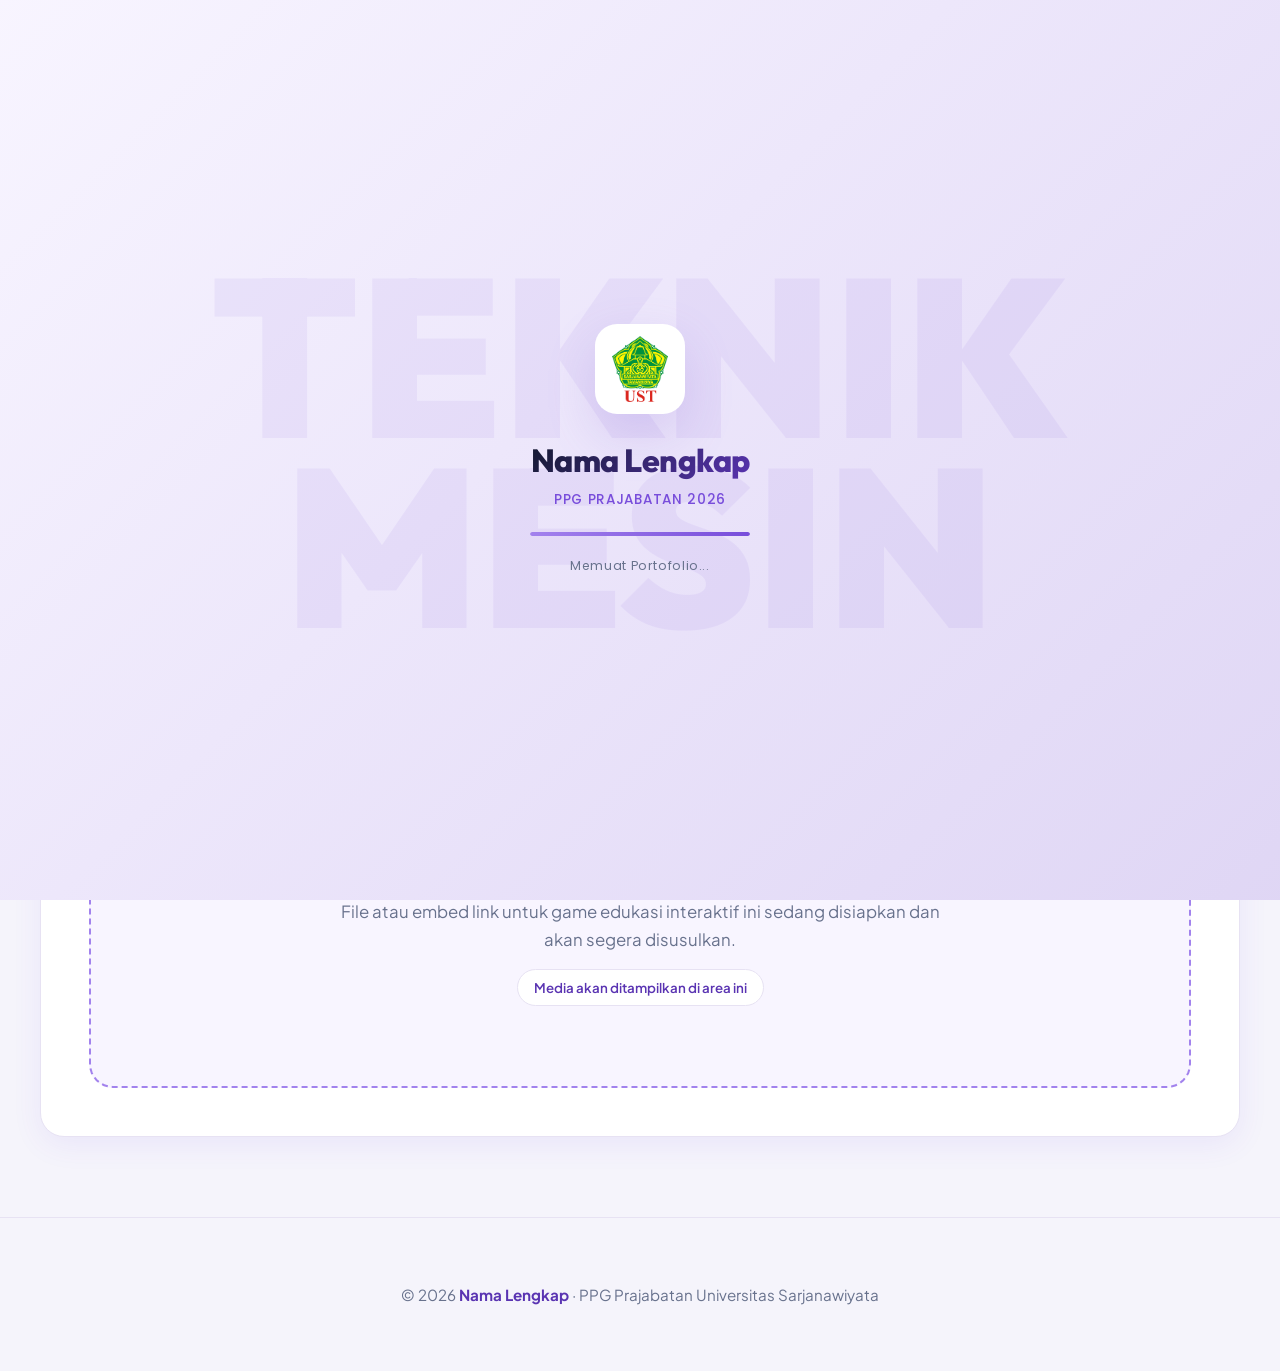
<file: portfolio/media-pembelajaran.html>
<!DOCTYPE html>
<html lang="id">
<head>
  <meta charset="UTF-8" />
  <meta name="viewport" content="width=1200" />
  <title>Media Pembelajaran – Portofolio Satriya</title>
  <meta name="description" content="Media Pembelajaran untuk melengkapi kebutuhan kelas" />
  <link rel="preconnect" href="https://fonts.googleapis.com" />
  <link rel="preconnect" href="https://fonts.gstatic.com" crossorigin />
  <link href="https://fonts.googleapis.com/css2?family=Poppins:wght@400;500;600;700&family=Outfit:wght@400;500;600;700;800;900&family=Plus+Jakarta+Sans:ital,wght@0,400;0,500;0,600;0,700;1,400&display=swap" rel="stylesheet" />
  <link rel="stylesheet" href="style.css?v=6" />
  <link rel="icon" type="image/png" href="logo-ust.png" />
  <link rel="stylesheet" href="https://cdnjs.cloudflare.com/ajax/libs/font-awesome/6.5.1/css/all.min.css" />
  <style>
    .detail-section { padding: 9rem 2rem 5rem; min-height: 80vh; background: var(--bg-alt); }
    .back-btn {
      display: inline-flex; align-items: center; gap: 0.5rem;
      color: var(--text-muted); text-decoration: none; font-weight: 600;
      margin-bottom: 2rem; transition: var(--transition);
      background: var(--white); padding: 0.6rem 1.2rem;
      border-radius: 99px; border: 1.5px solid var(--border);
    }
    .back-btn:hover { color: var(--purple); border-color: var(--purple-light); transform: translateY(-2px); }
    .media-container {
      background: var(--white);
      border-radius: var(--radius-lg);
      padding: 3rem;
      box-shadow: var(--shadow-md);
      border: 1px solid var(--border);
    }
    .media-header { margin-bottom: 3rem; border-bottom: 2px solid var(--border); padding-bottom: 2rem; }
    .section-tag {
      display: inline-block; background: var(--purple-soft); color: var(--purple);
      border: 1px solid var(--border); padding: 0.28rem 1rem; border-radius: 99px;
      font-size: 0.75rem; font-weight: 700; text-transform: uppercase; margin-bottom: 1rem;
    }
    .media-header h1 { font-family: 'Outfit', sans-serif; font-size: 2.2rem; color: var(--dark); margin-bottom: 1rem; }
    .media-meta { display: flex; gap: 1.5rem; color: var(--text-muted); font-size: 0.9rem; font-weight: 500; }
    
    .preview-box {
      background: var(--purple-bg);
      border: 2px dashed var(--purple-light);
      border-radius: var(--radius-lg);
      padding: 5rem 2rem;
      text-align: center;
      display: flex;
      flex-direction: column;
      align-items: center;
      justify-content: center;
      margin-top: 2rem;
    }
    .preview-icon {
      font-size: 4rem;
      margin-bottom: 1.5rem;
      color: var(--purple);
      animation: pulse 3s infinite alternate;
    }
    .preview-box h3 {
      font-family: 'Outfit', sans-serif;
      color: var(--dark);
      font-size: 1.8rem;
      margin-bottom: 0.8rem;
    }
    .preview-box p {
      color: var(--text-muted);
      font-size: 1.05rem;
      max-width: 600px;
      margin-bottom: 1rem;
    }
    .preview-box small {
      display: inline-block;
      background: var(--white);
      padding: 0.4rem 1rem;
      border-radius: 99px;
      color: var(--purple-dark);
      font-weight: 600;
      border: 1px solid var(--border);
    }
    
    @keyframes pulse {
      0% { transform: scale(1); opacity: 0.8; }
      100% { transform: scale(1.1); opacity: 1; }
    }
  </style>
</head>
<body>
  <!-- ══════════════════════════════════════════════
       PRELOADER / INTRO ANIMATION
  ══════════════════════════════════════════════ -->
  <div id="preloader">
    <div class="preloader-inner">
      <div class="preloader-logo">
        <img src="logo-ust.png" alt="Logo UST" class="preloader-logo-img" />
      </div>
      <div class="preloader-text">
        <span class="preloader-name">Nama Lengkap</span>
        <span class="preloader-sub">PPG Prajabatan 2026</span>
      </div>
      <div class="preloader-bar-wrap">
        <div class="preloader-bar" id="preloaderBar"></div>
      </div>
      <p class="preloader-hint">Memuat Portofolio...</p>
    </div>
    <div class="preloader-bg-text">TEKNIK<br>MESIN</div>
  </div>

  <div class="page-transition" id="pageTransition"></div>

  <!-- NAVBAR (REUSED) -->
  <nav class="navbar scrolled" id="navbar">
    <div class="nav-container">
      <a href="index.html#home" class="nav-brand">
        <img src="logo-ust.png" alt="Logo UST" class="nav-logo-img" onerror="this.style.display='none'; this.nextElementSibling.style.display='flex';" />
        <div class="nav-logo-icon" aria-label="Logo universitas" style="display: none;">🏛️</div>
        <div class="nav-brand-text">
          <span class="nav-univ">Universitas Sarjanawiyata Tamansiswa</span>
          <span class="nav-sub">PPG Prajabatan 2026</span>
        </div>
      </a>
      <ul class="nav-links">
        <li><a href="index.html#home" class="nav-link">Beranda</a></li>
        <li><a href="index.html#profil" class="nav-link">Profil</a></li>
        <li><a href="index.html#artefak" class="nav-link">Artefak</a></li>
        <li><a href="index.html#kontak" class="btn-hubungi">Hubungi Saya</a></li>
      </ul>
    </div>
  </nav>

  <main class="detail-section page-enter">
    <div class="container">
      <a href="index.html#artefak" class="back-btn">← Kembali ke Artefak</a>
      
      <div class="media-container">
        <div class="media-header">
          <span class="section-tag">Media Pembelajaran</span>
          <h1>Game Edukasi Interaktif</h1>
          <div class="media-meta">
            <span>📅 2026</span>
            <span>📂 Media Interaktif</span>
            <span>🎮 Quizizz / Flash</span>
          </div>
        </div>

        <div class="media-content">
          <p style="color: var(--text); font-size: 1.1rem; line-height: 1.8; margin-bottom: 2rem;">
            Media pembelajaran berbasis game menggunakan platform digital untuk meningkatkan motivasi dan keterlibatan peserta didik selama proses pembelajaran. Media ini dirancang khusus untuk membuat konsep yang sulit menjadi lebih menyenangkan untuk dipelajari.
          </p>

          <div class="preview-box">
            <div class="preview-icon">🎲</div>
            <h3>File Media Belum Tersedia</h3>
            <p>File atau embed link untuk game edukasi interaktif ini sedang disiapkan dan akan segera disusulkan.</p>
            <small>Media akan ditampilkan di area ini</small>
          </div>
        </div>
      </div>
    </div>
  </main>

  <footer class="footer">
    <div class="container footer-inner">
      <p>© 2026 <strong>Nama Lengkap</strong> · PPG Prajabatan Universitas Sarjanawiyata</p>
    </div>
  </footer>
  <script src="script.js"></script>
</body>
</html>
</file>
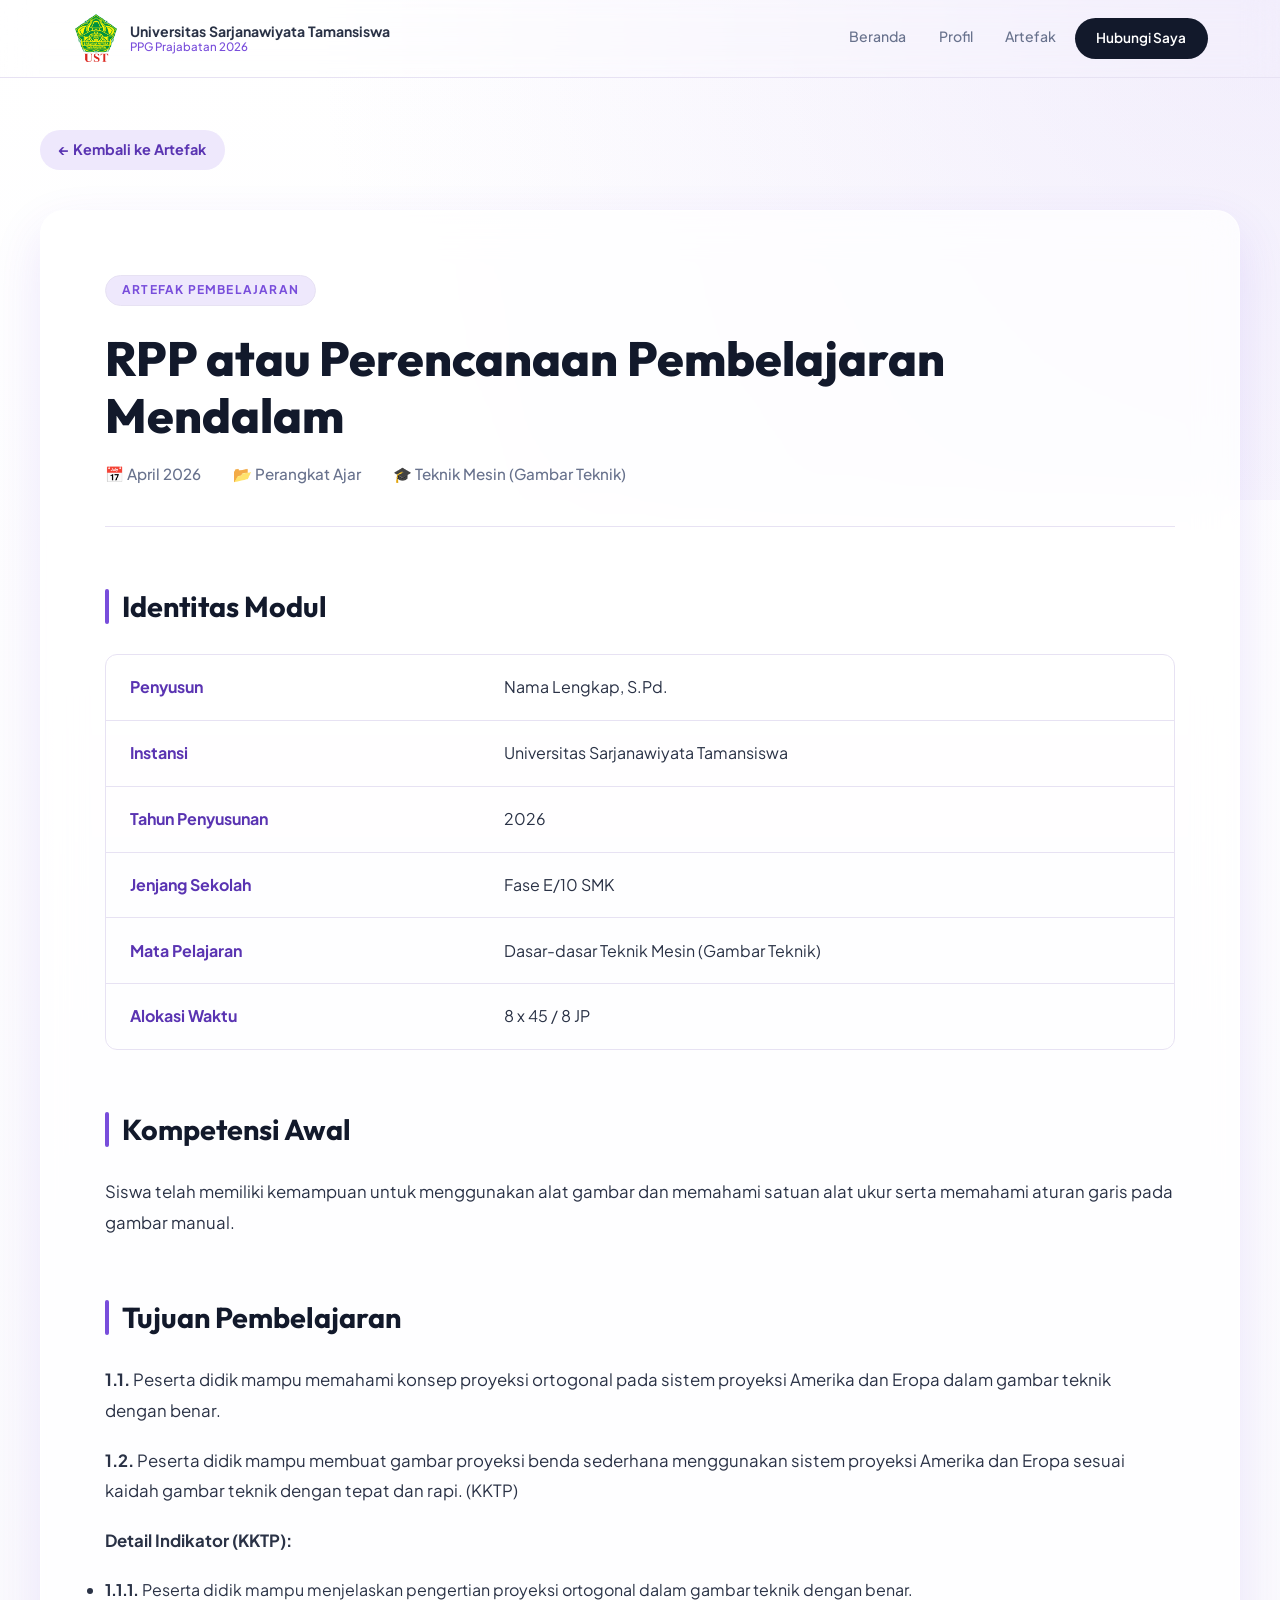
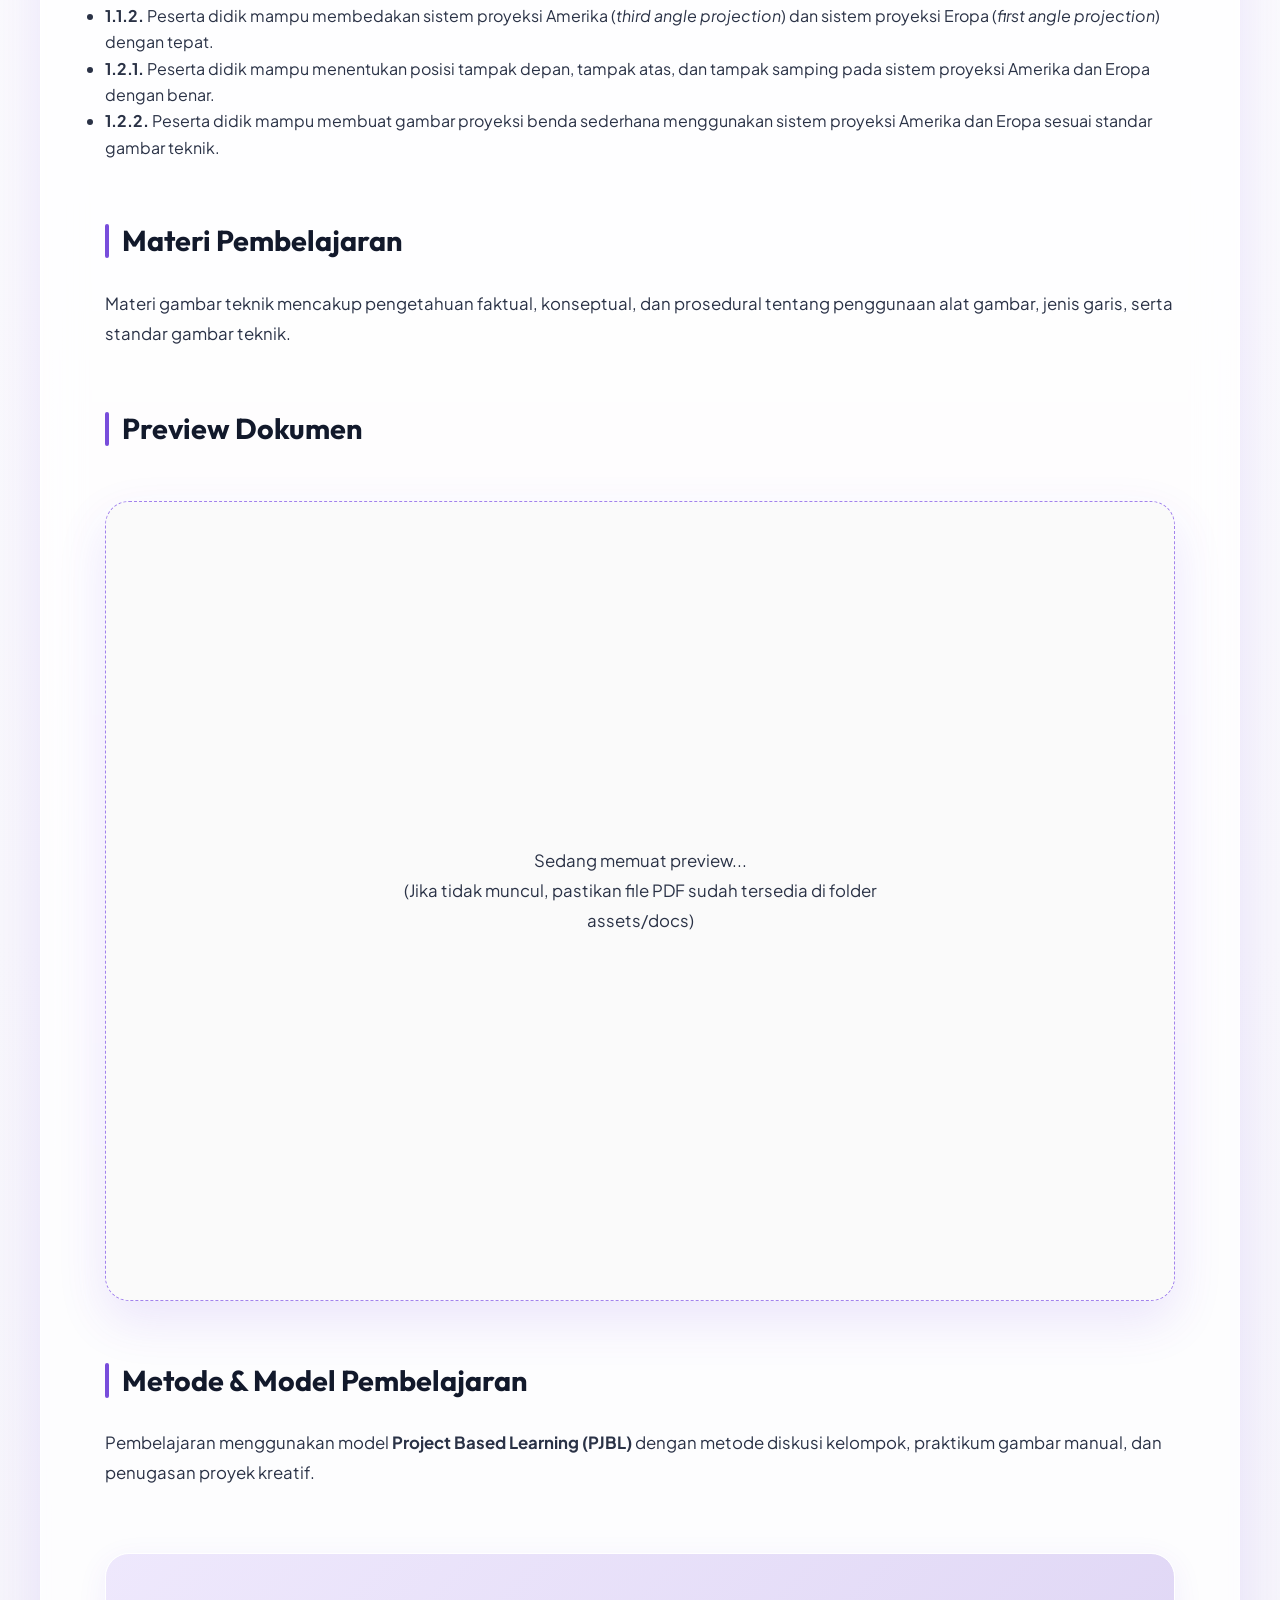
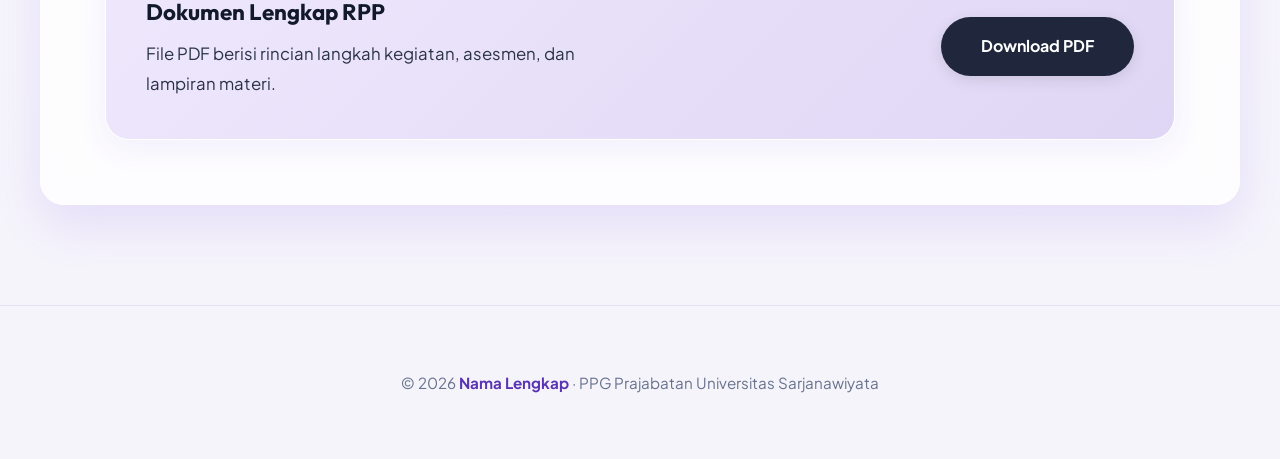
<file: portfolio/perangkat-ajar.html>
<!DOCTYPE html>
<html lang="id">
<head>
  <meta charset="UTF-8" />
  <meta name="viewport" content="width=1200" />
  <title>Perangkat Ajar – PPG Prajabatan 2026</title>
  <link rel="preconnect" href="https://fonts.googleapis.com" />
  <link rel="preconnect" href="https://fonts.gstatic.com" crossorigin />
  <link href="https://fonts.googleapis.com/css2?family=Poppins:wght@400;500;600;700&family=Outfit:wght@400;500;600;700;800;900&family=Plus+Jakarta+Sans:wght@400;500;600;700&display=swap" rel="stylesheet" />
  <link rel="stylesheet" href="style.css?v=5" />
  <link rel="icon" type="image/png" href="logo-ust.png" />
  <link rel="stylesheet" href="https://cdnjs.cloudflare.com/ajax/libs/font-awesome/6.5.1/css/all.min.css" />
  <style>
    .detail-section {
      padding-top: 130px;
      padding-bottom: 100px;
      background: linear-gradient(180deg, var(--white) 0%, var(--bg-alt) 100%);
      min-height: 100vh;
      position: relative;
    }
    .detail-section::before {
      content: '';
      position: absolute;
      top: 0; left: 0; right: 0; height: 500px;
      background: radial-gradient(circle at top right, hsl(258,70%,90%,0.4) 0%, transparent 70%);
      pointer-events: none;
    }
    .back-btn {
      display: inline-flex;
      align-items: center;
      gap: 0.6rem;
      color: var(--purple-dark);
      text-decoration: none;
      font-weight: 700;
      font-size: 0.9rem;
      margin-bottom: 2.5rem;
      transition: var(--transition);
      background: var(--purple-soft);
      padding: 0.5rem 1.2rem;
      border-radius: 99px;
    }
    .back-btn:hover {
      background: var(--purple);
      color: var(--white);
      transform: translateX(-5px);
    }
    .rpp-container {
      background: var(--glass-bg);
      backdrop-filter: blur(var(--glass-blur));
      -webkit-backdrop-filter: blur(var(--glass-blur));
      border: 1px solid var(--glass-border);
      border-radius: var(--radius-lg);
      padding: 4rem;
      box-shadow: var(--shadow-lg);
      position: relative;
      z-index: 1;
    }
    .rpp-header {
      border-bottom: 1px solid var(--border);
      padding-bottom: 2.5rem;
      margin-bottom: 3rem;
    }
    .rpp-header h1 {
      font-family: 'Outfit', sans-serif;
      font-size: clamp(2rem, 4vw, 3rem);
      font-weight: 800;
      color: var(--dark);
      margin-top: 0.75rem;
      margin-bottom: 1rem;
      line-height: 1.2;
    }
    .rpp-meta {
      display: flex;
      flex-wrap: wrap;
      gap: 2rem;
      color: var(--text-muted);
      font-size: 0.95rem;
      font-weight: 500;
    }
    .rpp-meta span { display: flex; align-items: center; gap: 0.5rem; }
    .rpp-content h2 {
      font-family: 'Outfit', sans-serif;
      font-size: 1.8rem;
      font-weight: 700;
      color: var(--dark);
      margin: 3.5rem 0 1.5rem;
      display: flex;
      align-items: center;
      gap: 0.8rem;
    }
    .rpp-content h2::before {
      content: '';
      width: 4px;
      height: 1.2em;
      background: var(--purple);
      border-radius: 2px;
    }
    .rpp-content p {
      margin-bottom: 1.25rem;
      color: var(--text);
      line-height: 1.8;
      font-size: 1.05rem;
    }
    .info-table {
      width: 100%;
      border-collapse: separate;
      border-spacing: 0;
      margin-bottom: 2.5rem;
      border: 1px solid var(--border);
      border-radius: 12px;
      overflow: hidden;
    }
    .info-table td {
      padding: 1.2rem 1.5rem;
      border-bottom: 1px solid var(--border);
      font-size: 1rem;
    }
    .info-table tr:last-child td { border-bottom: none; }
    .info-table td:first-child {
      background: rgba(258, 80%, 95%, 0.4);
      font-weight: 700;
      color: var(--purple-dark);
      width: 35%;
    }
    .download-card {
      background: linear-gradient(135deg, var(--purple-soft) 0%, hsl(258,60%,90%) 100%);
      border: 1px solid var(--white);
      border-radius: var(--radius-lg);
      padding: 2.5rem;
      display: flex;
      align-items: center;
      justify-content: space-between;
      margin-top: 4rem;
      box-shadow: var(--shadow-md);
    }
    .download-info h4 { 
      font-family: 'Outfit', sans-serif;
      font-size: 1.4rem;
      color: var(--dark);
      margin-bottom: 0.5rem; 
    }
    .btn-download {
      background: var(--dark-accent);
      color: white;
      text-decoration: none;
      padding: 1rem 2.5rem;
      border-radius: 99px;
      font-weight: 700;
      font-size: 1rem;
      transition: var(--transition);
      box-shadow: 0 4px 15px rgba(0,0,0,0.1);
    }
    .btn-download:hover {
      background: var(--purple);
      transform: translateY(-3px) scale(1.02);
      box-shadow: 0 8px 25px rgba(103, 61, 230, 0.3);
    }
    .pdf-viewer-container {
      width: 100%;
      height: 800px;
      margin: 3rem 0;
      border: 1px dashed var(--purple-light);
      border-radius: var(--radius-lg);
      overflow: hidden;
      box-shadow: var(--shadow-lg);
      background: #fafafa;
      position: relative;
    }
    .pdf-viewer-container iframe {
      width: 100%;
      height: 100%;
      border: none;
    }
    .pdf-fallback {
      position: absolute;
      top: 50%;
      left: 50%;
      transform: translate(-50%, -50%);
      text-align: center;
      color: var(--text-muted);
    }
  </style>
</head>
<body>
  <!-- ══════════════════════════════════════════════
       PRELOADER / INTRO ANIMATION
  ══════════════════════════════════════════════ -->
  <div id="preloader">
    <div class="preloader-inner">
      <div class="preloader-logo">
        <img src="logo-ust.png" alt="Logo UST" class="preloader-logo-img" />
      </div>
      <div class="preloader-text">
        <span class="preloader-name">Nama Lengkap</span>
        <span class="preloader-sub">PPG Prajabatan 2026</span>
      </div>
      <div class="preloader-bar-wrap">
        <div class="preloader-bar" id="preloaderBar"></div>
      </div>
      <p class="preloader-hint">Memuat Portofolio...</p>
    </div>
    <div class="preloader-bg-text">TEKNIK<br>MESIN</div>
  </div>

  <div class="page-transition" id="pageTransition"></div>

  <!-- NAVBAR (REUSED) -->
  <nav class="navbar scrolled" id="navbar">
    <div class="nav-container">
      <a href="index.html#home" class="nav-brand">
        <img src="logo-ust.png" alt="Logo UST" class="nav-logo-img" />
        <div class="nav-brand-text">
          <span class="nav-univ">Universitas Sarjanawiyata Tamansiswa</span>
          <span class="nav-sub">PPG Prajabatan 2026</span>
        </div>
      </a>
      <ul class="nav-links">
        <li><a href="index.html#home" class="nav-link">Beranda</a></li>
        <li><a href="index.html#profil" class="nav-link">Profil</a></li>
        <li><a href="index.html#artefak" class="nav-link">Artefak</a></li>
        <li><a href="index.html#kontak" class="btn-hubungi">Hubungi Saya</a></li>
      </ul>
    </div>
  </nav>

  <main class="detail-section page-enter">
    <div class="container">
      <a href="index.html#artefak" class="back-btn">← Kembali ke Artefak</a>
      
      <div class="rpp-container">
        <div class="rpp-header">
          <span class="section-tag">Artefak Pembelajaran</span>
          <h1>RPP atau Perencanaan Pembelajaran Mendalam</h1>
          <div class="rpp-meta">
            <span>📅 April 2026</span>
            <span>📂 Perangkat Ajar</span>
            <span>🎓 Teknik Mesin (Gambar Teknik)</span>
          </div>
        </div>

        <div class="rpp-content">
          <h2>Identitas Modul</h2>
          <table class="info-table">
            <tr>
              <td>Penyusun</td>
              <td>Nama Lengkap, S.Pd.</td>
            </tr>
            <tr>
              <td>Instansi</td>
              <td>Universitas Sarjanawiyata Tamansiswa</td>
            </tr>
            <tr>
              <td>Tahun Penyusunan</td>
              <td>2026</td>
            </tr>
            <tr>
              <td>Jenjang Sekolah</td>
              <td>Fase E/10 SMK</td>
            </tr>
            <tr>
              <td>Mata Pelajaran</td>
              <td>Dasar-dasar Teknik Mesin (Gambar Teknik)</td>
            </tr>
            <tr>
              <td>Alokasi Waktu</td>
              <td>8 x 45 / 8 JP</td>
            </tr>
          </table>

          <h2>Kompetensi Awal</h2>
          <p>Siswa telah memiliki kemampuan untuk menggunakan alat gambar dan memahami satuan alat ukur serta memahami aturan garis pada gambar manual.</p>

          <h2>Tujuan Pembelajaran</h2>
          <p><strong>1.1.</strong> Peserta didik mampu memahami konsep proyeksi ortogonal pada sistem proyeksi Amerika dan Eropa dalam gambar teknik dengan benar.</p>
          <p><strong>1.2.</strong> Peserta didik mampu membuat gambar proyeksi benda sederhana menggunakan sistem proyeksi Amerika dan Eropa sesuai kaidah gambar teknik dengan tepat dan rapi. (KKTP)</p>

          <p><strong>Detail Indikator (KKTP):</strong></p>
          <ul>
            <li><strong>1.1.1.</strong> Peserta didik mampu menjelaskan pengertian proyeksi ortogonal dalam gambar teknik dengan benar.</li>
            <li><strong>1.1.2.</strong> Peserta didik mampu membedakan sistem proyeksi Amerika (<em>third angle projection</em>) dan sistem proyeksi Eropa (<em>first angle projection</em>) dengan tepat.</li>
            <li><strong>1.2.1.</strong> Peserta didik mampu menentukan posisi tampak depan, tampak atas, dan tampak samping pada sistem proyeksi Amerika dan Eropa dengan benar.</li>
            <li><strong>1.2.2.</strong> Peserta didik mampu membuat gambar proyeksi benda sederhana menggunakan sistem proyeksi Amerika dan Eropa sesuai standar gambar teknik.</li>
          </ul>

          <h2>Materi Pembelajaran</h2>
          <p>Materi gambar teknik mencakup pengetahuan faktual, konseptual, dan prosedural tentang penggunaan alat gambar, jenis garis, serta standar gambar teknik.</p>

          <h2>Preview Dokumen</h2>
          <div class="pdf-viewer-container">
            <div class="pdf-fallback">
              <p>Sedang memuat preview... <br> (Jika tidak muncul, pastikan file PDF sudah tersedia di folder assets/docs)</p>
            </div>
            <iframe src="assets/docs/Modul_Ajar_PPG.pdf#toolbar=0" title="Preview RPP"></iframe>
          </div>

          <h2>Metode & Model Pembelajaran</h2>
          <p>Pembelajaran menggunakan model <strong>Project Based Learning (PJBL)</strong> dengan metode diskusi kelompok, praktikum gambar manual, dan penugasan proyek kreatif.</p>

          <div class="download-card">
            <div class="download-info">
              <h4>Dokumen Lengkap RPP</h4>
              <p class="section-desc" style="margin:0; text-align:left;">File PDF berisi rincian langkah kegiatan, asesmen, dan lampiran materi.</p>
            </div>
            <a href="assets/docs/Modul_Ajar_PPG.pdf" class="btn-download" target="_blank">Download PDF</a>
          </div>
        </div>
      </div>
    </div>
  </main>

  <footer class="footer">
    <div class="container footer-inner">
      <p>© 2026 <strong>Nama Lengkap</strong> · PPG Prajabatan Universitas Sarjanawiyata</p>
    </div>
  </footer>

  <script src="script.js"></script>
</body>
</html>
</file>
<file: portfolio/style.css>
/* ═══════════════════════════════════════════════
   PORTFOLIO – Light Theme
   ═══════════════════════════════════════════════ */

/* ── RESET ────────────────────────────────────── */
*, *::before, *::after { box-sizing: border-box; margin: 0; padding: 0; }

:root {
  /* Premium Palette */
  --purple:        hsl(258, 66%, 58%);      /* Elegant Primary */
  --purple-dark:   hsl(258, 55%, 45%);      /* For Contrast */
  --purple-light:  hsl(258, 75%, 72%);      /* For Highlights */
  --purple-soft:   hsl(258, 80%, 95%);      /* For Soft Backgrounds */
  --purple-bg:     hsl(258, 100%, 98%);     /* Clean Page Background */
  
  --dark:          hsl(224, 42%, 12%);      /* Deep Ink */
  --dark-accent:   hsl(224, 30%, 18%);      /* Rich Dark Gray */
  --text:          hsl(224, 25%, 22%);      /* Professional Reading Color */
  --text-muted:    hsl(224, 15%, 48%);      /* Soft Grayish Blue */
  
  --white:         #ffffff;
  --border:        hsl(258, 40%, 92%);
  --bg-alt:        hsl(252, 45%, 97%);
  --dark-btn:      hsl(224, 42%, 12%);

  /* Glassmorphism Tokens */
  --glass-bg:      rgba(255, 255, 255, 0.75);
  --glass-border:  rgba(255, 255, 255, 0.5);
  --glass-blur:    20px;

  /* Shadows & Layout */
  --shadow-sm:     0 2px 10px rgba(0, 0, 0, 0.05);
  --shadow-md:     0 8px 30px rgba(103, 61, 230, 0.08); /* Purple-tinted shadow */
  --shadow-lg:     0 20px 50px rgba(103, 61, 230, 0.12);
  
  --max-w:         1200px;
  --radius:        14px;
  --radius-lg:     24px;
  --transition:    0.4s cubic-bezier(0.165, 0.84, 0.44, 1);
}

html { scroll-behavior: smooth; }

body {
  font-family: 'Plus Jakarta Sans', sans-serif;
  background: var(--white);
  color: var(--text);
  line-height: 1.65;
  overflow-x: hidden;
  min-width: 1200px;
}

::-webkit-scrollbar { width: 5px; }
::-webkit-scrollbar-track { background: var(--white); }
::-webkit-scrollbar-thumb { background: var(--purple-light); border-radius: 99px; }

/* ── PRELOADER ────────────────────────────────── */
#preloader {
  position: fixed;
  inset: 0;
  z-index: 99999;
  background: linear-gradient(135deg, hsl(258, 100%, 98%) 0%, hsl(258, 70%, 94%) 50%, hsl(258, 60%, 90%) 100%);
  display: flex;
  align-items: center;
  justify-content: center;
  flex-direction: column;
  overflow: hidden;
  transition: opacity 0.7s ease, transform 0.7s cubic-bezier(0.4, 0, 0.2, 1);
}
#preloader.preloader-exit {
  opacity: 0;
  transform: scale(1.05);
  pointer-events: none;
}
#preloader.preloader-hidden {
  display: none;
}

.preloader-bg-text {
  position: absolute;
  top: 50%;
  left: 50%;
  transform: translate(-50%, -50%);
  font-family: 'Outfit', sans-serif;
  font-size: clamp(6rem, 18vw, 14rem);
  font-weight: 900;
  color: var(--purple);
  opacity: 0.07;
  line-height: 0.85;
  text-align: center;
  white-space: nowrap;
  pointer-events: none;
  width: 100%;
  animation: preloaderBgPulse 3s ease-in-out infinite;
}
@keyframes preloaderBgPulse {
  0%, 100% { opacity: 0.07; transform: translate(-50%, -50%) scale(1); }
  50% { opacity: 0.12; transform: translate(-50%, -50%) scale(1.04); }
}

.preloader-inner {
  display: flex;
  flex-direction: column;
  align-items: center;
  gap: 1.25rem;
  position: relative;
  z-index: 2;
  animation: preloaderFadeIn 0.6s ease both;
}
@keyframes preloaderFadeIn {
  from { opacity: 0; transform: translateY(20px); }
  to   { opacity: 1; transform: translateY(0); }
}

.preloader-logo {
  width: 90px;
  height: 90px;
  border-radius: 22px;
  background: white;
  display: flex;
  align-items: center;
  justify-content: center;
  box-shadow: 0 20px 50px hsl(258, 60%, 62%, 0.2);
  padding: 12px;
  animation: preloaderLogoPop 0.8s cubic-bezier(0.175, 0.885, 0.32, 1.275) 0.2s both;
}
@keyframes preloaderLogoPop {
  from { opacity: 0; transform: scale(0.5) rotate(-10deg); }
  to   { opacity: 1; transform: scale(1) rotate(0deg); }
}
.preloader-logo-img {
  width: 100%;
  height: 100%;
  object-fit: contain;
}

.preloader-text {
  display: flex;
  flex-direction: column;
  align-items: center;
  gap: 0.2rem;
  animation: preloaderFadeIn 0.6s ease 0.4s both;
}
.preloader-name {
  font-family: 'Outfit', sans-serif;
  font-size: 2rem;
  font-weight: 800;
  color: var(--dark);
  letter-spacing: -0.5px;
  background: linear-gradient(135deg, var(--dark), var(--purple-dark));
  -webkit-background-clip: text;
  -webkit-text-fill-color: transparent;
}
.preloader-sub {
  font-family: 'Poppins', sans-serif;
  font-size: 0.85rem;
  font-weight: 500;
  color: var(--purple);
  letter-spacing: 0.05em;
  text-transform: uppercase;
}

.preloader-bar-wrap {
  width: 220px;
  height: 4px;
  background: hsl(258, 50%, 88%);
  border-radius: 99px;
  overflow: hidden;
  animation: preloaderFadeIn 0.6s ease 0.6s both;
}
.preloader-bar {
  height: 100%;
  width: 0%;
  border-radius: 99px;
  background: linear-gradient(90deg, var(--purple-light), var(--purple), var(--purple-dark));
  background-size: 200% 100%;
  animation: preloaderProgress 2.2s cubic-bezier(0.4, 0, 0.2, 1) 0.5s forwards,
             preloaderShimmer 1.5s linear 0.5s infinite;
}
@keyframes preloaderProgress {
  0%   { width: 0%; }
  40%  { width: 55%; }
  70%  { width: 80%; }
  100% { width: 100%; }
}
@keyframes preloaderShimmer {
  0% { background-position: 200% center; }
  100% { background-position: -200% center; }
}

.preloader-hint {
  font-size: 0.78rem;
  color: var(--text-muted);
  font-family: 'Poppins', sans-serif;
  letter-spacing: 0.05em;
  animation: preloaderFadeIn 0.6s ease 0.7s both, preloaderDots 1.5s ease 0.7s infinite;
}
@keyframes preloaderDots {
  0%, 100% { opacity: 0.5; }
  50% { opacity: 1; }
}


/* ── NAVBAR ──────────────────────────────────── */
.navbar {
  position: fixed; top: 0; left: 0; right: 0;
  z-index: 1000;
  padding: 0.9rem 0;
  background: rgba(255,255,255,0.92);
  backdrop-filter: blur(16px);
  -webkit-backdrop-filter: blur(16px);
  border-bottom: 1px solid transparent;
  transition: var(--transition);
}
.navbar.scrolled {
  border-color: var(--border);
  box-shadow: 0 2px 24px hsl(258,60%,62%,0.08);
}

.nav-container {
  max-width: var(--max-w);
  margin: 0 auto;
  padding: 0 2rem;
  display: flex;
  align-items: center;
  gap: 2rem;
}

/* Brand */
.nav-brand {
  display: flex; align-items: center; gap: 0.65rem;
  text-decoration: none;
  color: inherit;
  flex-shrink: 0;
}
.nav-logo-img {
  width: 48px;
  height: auto;
  max-height: 48px;
  object-fit: contain;
}
.nav-logo-icon {
  width: 42px; height: 42px;
  background: linear-gradient(135deg, var(--purple-soft), var(--purple-light));
  border: 2px solid var(--border);
  border-radius: 10px;
  display: flex; align-items: center; justify-content: center;
  font-size: 1.4rem;
}
.nav-brand-text { display: flex; flex-direction: column; line-height: 1.2; }
.nav-univ {
  font-weight: 700;
  font-size: 0.88rem;
  color: var(--text);
}
.nav-sub {
  font-size: 0.72rem;
  color: var(--purple);
  font-weight: 500;
}

/* Links */
.nav-links {
  display: flex;
  list-style: none;
  gap: 0.25rem;
  margin-left: auto;
}
.nav-link {
  display: block;
  padding: 0.45rem 0.9rem;
  text-decoration: none;
  font-weight: 500;
  font-size: 0.88rem;
  color: var(--text-muted);
  border-radius: 8px;
  transition: var(--transition);
}
.nav-link:hover, .nav-link.active {
  color: var(--text);
  background: var(--purple-soft);
}

/* CTA Button */
.btn-hubungi {
  display: inline-block;
  background: var(--dark);
  color: var(--white);
  text-decoration: none;
  font-weight: 600;
  font-size: 0.85rem;
  padding: 0.6rem 1.35rem;
  border-radius: 99px;
  flex-shrink: 0;
  transition: var(--transition);
}
.btn-hubungi:hover {
  background: var(--purple);
  transform: translateY(-1px);
  box-shadow: 0 6px 20px hsl(258,60%,62%,0.35);
}

/* Hamburger */
.hamburger {
  display: none;
  flex-direction: column;
  gap: 5px;
  background: none; border: none; cursor: pointer;
  padding: 4px; margin-left: auto;
}
.hamburger span {
  display: block; width: 22px; height: 2px;
  background: var(--text);
  border-radius: 2px;
  transition: var(--transition);
}

/* ── HERO ─────────────────────────────────────── */
/* Seamless blend between sections */
.hero-wrapper {
  position: relative;
  background: linear-gradient(180deg, hsl(258, 100%, 98%) 0%, hsl(258, 80%, 96%) 80%, var(--white) 100%);
  overflow: visible; /* Allow content to spill naturally */
}

.hero {
  min-height: 750px !important;
  height: 750px !important;
  position: relative;
  overflow: visible; /* Prevent cutting off background text and photo */
  display: flex !important;
  flex-direction: row !important;
  flex-wrap: nowrap !important;
  align-items: center;
  padding: 0 2rem;
  background: transparent;
  max-width: 1200px;
  margin: 0 auto;
}

/* ── Decorative Circles ── */
.deco { position: fixed; pointer-events: none; border-radius: 50%; }

/* Large purple blob bottom-left */
.deco-blob {
  position: fixed;
  width: 520px; height: 480px;
  background: radial-gradient(ellipse at center, hsl(258,70%,80%,0.35) 0%, hsl(258,70%,80%,0) 70%);
  bottom: -120px; left: -80px;
  border-radius: 50%;
  filter: blur(30px);
  animation: blobPulse 7s ease-in-out infinite;
}
@keyframes blobPulse {
  0%,100% { transform: scale(1); }
  50% { transform: scale(1.05) translate(10px,-10px); }
}

/* Large solid circle (right, behind photo) */
.deco-circle-lg {
  width: 420px; height: 420px;
  background: hsl(258, 50%, 88%, 0.45);
  top: 50%; right: 4%;
  transform: translateY(-50%);
  position: absolute;
  border-radius: 50%;
  animation: floatY 6s ease-in-out infinite;
}

/* Medium circle top-right */
.deco-circle-md {
  width: 140px; height: 140px;
  background: hsl(258, 50%, 90%, 0.5);
  top: 6%; right: 3%;
  position: absolute;
  animation: floatY 8s ease-in-out infinite 1s;
}

/* Small filled circles */
.deco-circle-sm-1 {
  width: 18px; height: 18px;
  background: hsl(258, 65%, 72%,0.55);
  top: 20%; left: 38%;
  position: absolute;
  animation: floatY 5s ease-in-out infinite 0.5s;
}
.deco-circle-sm-2 {
  width: 10px; height: 10px;
  background: hsl(258, 65%, 72%,0.45);
  top: 60%; left: 42%;
  position: absolute;
}
.deco-circle-sm-3 {
  width: 14px; height: 14px;
  background: hsl(258, 65%, 72%,0.5);
  bottom: 22%; left: 28%;
  position: absolute;
  animation: floatY 6s ease-in-out infinite 2s;
}
.deco-circle-sm-4 {
  width: 8px; height: 8px;
  background: hsl(258, 65%, 72%,0.4);
  top: 42%; left: 48%;
  position: absolute;
}

/* Outline circles */
.deco-outline-1 {
  width: 90px; height: 90px;
  border: 2px solid hsl(258,50%,80%,0.4);
  top: 14%; left: 55%;
  position: absolute;
  background: transparent;
  animation: spin 18s linear infinite;
}
.deco-outline-2 {
  width: 60px; height: 60px;
  border: 2px solid hsl(258,50%,80%,0.35);
  top: 30%; left: 62%;
  position: absolute;
  background: transparent;
}

/* Dot groups (pink dots) */
.deco-dot-group-1,
.deco-dot-group-2 {
  position: absolute;
  background: none !important;
  border-radius: 0 !important;
}
.deco-dot-group-1 {
  width: 80px; height: 60px;
  top: 30%; right: 1%;
  background-image:
    radial-gradient(circle 3px, hsl(330,70%,72%,0.6) 100%, transparent 0),
    radial-gradient(circle 3px, hsl(330,70%,72%,0.6) 100%, transparent 0),
    radial-gradient(circle 3px, hsl(330,70%,72%,0.6) 100%, transparent 0),
    radial-gradient(circle 3px, hsl(330,70%,72%,0.6) 100%, transparent 0),
    radial-gradient(circle 3px, hsl(330,70%,72%,0.6) 100%, transparent 0),
    radial-gradient(circle 3px, hsl(330,70%,72%,0.6) 100%, transparent 0) !important;
  background-size: 14px 14px !important;
  background-position:
    0 0, 14px 0, 28px 0,
    7px 14px, 21px 14px, 35px 14px !important;
  background-repeat: no-repeat !important;
}
.deco-dot-group-2 {
  width: 60px; height: 60px;
  bottom: 24%; right: 2%;
  background-image:
    radial-gradient(circle 3px, hsl(330,70%,72%,0.5) 100%, transparent 0),
    radial-gradient(circle 3px, hsl(330,70%,72%,0.5) 100%, transparent 0),
    radial-gradient(circle 3px, hsl(330,70%,72%,0.5) 100%, transparent 0),
    radial-gradient(circle 3px, hsl(330,70%,72%,0.5) 100%, transparent 0) !important;
  background-size: 12px 12px !important;
  background-position: 0 0, 12px 0, 6px 12px, 18px 12px !important;
  background-repeat: no-repeat !important;
}

/* Ornaments */
.deco-star-1, .deco-star-2, .deco-star-3 {
  position: absolute;
  color: hsl(258, 60%, 75%);
  font-size: 1.5rem;
  border-radius: 0;
  animation: pulse 3s infinite alternate;
}
.deco-star-1 { top: 12%; left: 10%; font-size: 2rem; color: hsl(330,70%,75%); }
.deco-star-2 { bottom: 15%; right: 40%; font-size: 1.2rem; }
.deco-star-3 { top: 40%; left: 80%; animation-delay: 1s; }

.deco-plus-1, .deco-plus-2 {
  position: absolute;
  color: hsl(220, 20%, 60%, 0.5);
  font-size: 1.8rem;
  font-weight: 300;
  border-radius: 0;
  animation: spin 15s linear infinite;
}
.deco-plus-1 { top: 75%; left: 8%; }
.deco-plus-2 { top: 20%; right: 15%; }

.deco-ring-1 {
  width: 120px; height: 120px;
  border: 1px dashed hsl(258, 50%, 70%, 0.5);
  top: 70%; right: 2%;
  position: absolute;
  border-radius: 50%;
  background: transparent;
  animation: spin 20s linear infinite reverse;
}
@keyframes pulse {
  0% { transform: scale(1) rotate(0deg); opacity: 0.6; }
  100% { transform: scale(1.2) rotate(15deg); opacity: 1; }
}

@keyframes floatY {
  0%,100% { transform: translateY(0); }
  50% { transform: translateY(-12px); }
}
@keyframes spin { to { transform: rotate(360deg); } }

/* Hero Layout */
.hero-left {
  flex: 0 0 52%;
  max-width: 52%;
  padding-top: 5rem;
  position: relative; z-index: 1;
}

.hero-eyebrow {
  font-family: 'Poppins', sans-serif;
  font-size: 1.05rem;
  font-weight: 600;
  color: hsl(258, 40%, 60%); /* Soft muted purple */
  margin-bottom: 0.8rem;
  letter-spacing: 0.03em;
  animation: fadeInUp 0.6s ease both;
}

.hero-name {
  font-family: 'Outfit', sans-serif;
  font-size: clamp(3.5rem, 8vw, 6rem);
  font-weight: 800;
  line-height: 1.1;
  letter-spacing: -2px;
  padding-bottom: 0.1em;
  margin-bottom: 1.0rem;
  display: inline-block;
  color: var(--dark);
  background: linear-gradient(135deg, var(--dark) 0%, var(--purple-dark) 100%);
  -webkit-background-clip: text;
  -webkit-text-fill-color: transparent;
  filter: drop-shadow(0 10px 20px rgba(103, 61, 230, 0.15));
  transition: var(--transition);
  cursor: default;
}
.hero-name:hover {
  transform: translateY(-2px) scale(1.01);
  filter: drop-shadow(0 15px 30px rgba(103, 61, 230, 0.25));
}
.hero-tagline {
  font-family: 'Poppins', sans-serif;
  font-size: 0.95rem;
  color: var(--text-muted);
  margin-bottom: 2rem;
  line-height: 1.7;
  animation: fadeInUp 0.6s 0.2s ease both;
}
.hero-tagline a, .hero-tagline span {
  color: var(--purple);
  font-weight: 600;
  text-decoration: none;
}

/* Hero Socials */
.hero-socials {
  display: flex;
  gap: 1rem;
  margin-top: 1rem;
  animation: fadeInUp 0.6s 0.3s ease both;
}
.social-btn {
  width: 46px;
  height: 46px;
  display: flex;
  align-items: center;
  justify-content: center;
  background: var(--white);
  border: 1.5px solid var(--border);
  border-radius: 12px;
  color: var(--text);
  font-size: 1.25rem;
  text-decoration: none;
  transition: all 0.4s cubic-bezier(0.175, 0.885, 0.32, 1.275);
  box-shadow: 0 4px 12px rgba(0,0,0,0.03);
}
.social-btn:hover {
  transform: translateY(-5px) scale(1.1);
  box-shadow: 0 10px 20px rgba(103, 61, 230, 0.1);
  border-color: var(--purple-light);
}
.sb-ig:hover { color: #E1306C; background: #fff5f8; border-color: #E1306C; }
.sb-li:hover { color: #0077b5; background: #f0f7fb; border-color: #0077b5; }
.sb-em:hover { color: var(--purple); background: var(--purple-soft); border-color: var(--purple); }
.sb-yt:hover { color: #FF0000; background: #fff0f0; border-color: #FF0000; }

/* Hero Right – Photo */
.hero-right {
  flex: 0 0 48%;
  max-width: 48%;
  display: flex !important;
  align-items: flex-end;
  justify-content: center;
  height: 750px !important;
  position: relative;
  z-index: 1;
}

.hero-bg-text {
  position: absolute;
  top: 50%;
  left: 45%;
  transform: translate(-50%, -50%);
  font-family: 'Outfit', sans-serif;
  font-size: clamp(3rem, 7vw, 5.5rem);
  font-weight: 900;
  line-height: 0.85;
  color: var(--dark);
  opacity: 0.2;
  white-space: nowrap;
  text-align: center;
  z-index: 0;
  pointer-events: none;
  width: max-content;
  transition: transform 0.8s cubic-bezier(0.165, 0.84, 0.44, 1), opacity 0.8s ease;
}

.hero-right:hover .hero-bg-text {
  transform: translate(-50%, -50%) scale(1.12) rotate(1deg);
  opacity: 0.3;
}

.photo-wrap {
  width: 100%;
  max-width: 500px;
  height: 100% !important;
  position: relative;
  display: flex !important;
  align-items: flex-end;
  justify-content: center;
  animation: fadeIn 0.8s 0.2s ease both;
}

.hero-photo {
  width: 100%;
  max-width: 480px;
  height: auto;
  max-height: 700px !important;
  object-fit: contain;
  object-position: bottom center;
  display: block;
  position: relative; z-index: 10;
  filter: drop-shadow(0 25px 40px rgba(0,0,0,0.25)) drop-shadow(0 10px 15px rgba(0,0,0,0.15)) drop-shadow(0 0 20px hsl(258,60%,62%,0.1));
  transition: transform 0.7s cubic-bezier(0.165, 0.84, 0.44, 1), filter 0.7s ease;
}
.hero-right:hover .hero-photo {
  transform: translateY(-12px) scale(1.04);
  filter: drop-shadow(0 40px 60px rgba(0,0,0,0.3)) drop-shadow(0 15px 25px rgba(0,0,0,0.2)) drop-shadow(0 0 30px hsl(258,60%,62%,0.2));
}

/* Placeholder saat foto belum ada */
.photo-placeholder {
  display: none;
  flex-direction: column;
  align-items: center;
  justify-content: center;
  width: 300px; height: 380px;
  background: var(--purple-soft);
  border: 2.5px dashed var(--purple-light);
  border-radius: var(--radius-lg);
  text-align: center;
  gap: 1rem;
  position: relative; z-index: 2;
}
.photo-placeholder-icon { font-size: 5rem; }
.photo-placeholder p {
  color: var(--text-muted);
  font-size: 0.85rem;
  line-height: 1.6;
}
.photo-placeholder code {
  background: hsl(258,60%,88%,0.5);
  padding: 0.15rem 0.4rem;
  border-radius: 4px;
  color: var(--purple);
  font-size: 0.8rem;
}

/* ── SECTIONS ─────────────────────────────────── */
.section { padding: 6rem 2rem; }
.section-alt { background: var(--bg-alt); }
.container { max-width: var(--max-w); margin: 0 auto; }

.section-header {
  text-align: center;
  margin-bottom: 3.5rem;
}
.section-tag {
  display: inline-block;
  background: var(--purple-soft);
  color: var(--purple);
  border: 1px solid var(--border);
  padding: 0.28rem 1rem;
  border-radius: 99px;
  font-size: 0.75rem;
  font-weight: 700;
  text-transform: uppercase;
  letter-spacing: 0.1em;
  margin-bottom: 0.75rem;
}
.section-title {
  font-family: 'Outfit', sans-serif;
  font-size: clamp(1.8rem, 4vw, 2.6rem);
  font-weight: 800;
  color: var(--dark);
  letter-spacing: -0.5px;
  margin-bottom: 0.6rem;
}
.section-desc { color: var(--text-muted); max-width: 500px; margin: 0 auto; font-size: 0.95rem; }

/* ── PROFIL TABS ──────────────────────────────── */
.tabs-nav {
  display: flex;
  justify-content: center;
  gap: 1rem;
  margin-bottom: 2.5rem;
  flex-wrap: wrap;
}
.tabs-nav {
  display: flex;
  justify-content: center;
  gap: 2.5rem;
  margin-bottom: 3.5rem;
  border-bottom: 1px solid var(--border);
  padding-bottom: 0px;
}
.tab-btn {
  background: transparent;
  border: none;
  border-bottom: 3px solid transparent;
  color: var(--text-muted);
  padding: 1rem 0.5rem;
  font-family: inherit;
  font-weight: 600;
  font-size: 1rem;
  cursor: pointer;
  transition: var(--transition);
  border-radius: 0;
  position: relative;
}
.tab-btn:hover {
  color: var(--purple);
}
.tab-btn.active {
  color: var(--purple);
  border-bottom-color: var(--purple);
}
.tab-btn::after {
  content: '';
  position: absolute;
  bottom: -3px;
  left: 0;
  width: 0;
  height: 3px;
  background: var(--purple);
  transition: var(--transition);
}
.tab-btn.active::after {
  width: 100%;
}
.tabs-content {
  position: relative;
  min-height: 380px;
}
.tab-panel {
  display: none;
  animation: fadeIn 0.5s ease forwards;
}
.tab-panel.active {
  display: block;
}

.profil-grid {
  display: grid !important;
  grid-template-columns: 1.25fr 0.75fr !important;
  gap: 3.5rem !important;
  align-items: center !important;
  background: var(--glass-bg);
  backdrop-filter: blur(var(--glass-blur));
  -webkit-backdrop-filter: blur(var(--glass-blur));
  border: 1px solid var(--glass-border);
  border-radius: var(--radius-lg);
  padding: 3rem !important;
  box-shadow: var(--shadow-md);
}
.profil-text h3 { 
  margin-bottom: 1.5rem; 
  font-size: 1.8rem; 
  color: var(--dark); 
  font-family: 'Outfit', sans-serif;
  letter-spacing: -0.5px;
}
.profil-text p { 
  color: var(--text); 
  margin-bottom: 1.2rem; 
  font-size: 1.05rem; 
  line-height: 1.8;
  opacity: 0.9;
}
.profil-text strong { 
  color: var(--purple-dark); 
  font-weight: 700; 
  background: var(--purple-soft);
  padding: 0 4px;
  border-radius: 4px;
}
.profil-image-wrap { width: 100%; height: 100%; }

/* Profil Tab 2: Hobi (Interactive Slider) */
.hobi-interactive-container {
  display: grid !important;
  grid-template-columns: 280px 1fr !important;
  gap: 2rem !important;
  background: linear-gradient(135deg, hsl(258,80%,98%) 0%, hsl(258,50%,92%) 100%);
  border: 1px solid var(--white);
  border-radius: var(--radius-lg);
  padding: 2rem !important;
  box-shadow: 0 10px 40px hsl(258,60%,62%,0.08), inset 0 2px 0 var(--white);
  align-items: center;
  min-height: 480px !important;
  position: relative;
  overflow: hidden;
}
.hobi-interactive-container::after {
  content: ''; position: absolute; bottom: -50px; right: -50px; width: 450px; height: 450px;
  background: radial-gradient(circle, hsl(258,70%,85%,0.5) 0%, transparent 70%); border-radius: 50%; pointer-events: none;
}
.hobi-interactive-container::before {
  content: ''; position: absolute; top: -50px; left: 150px; width: 350px; height: 350px;
  background: radial-gradient(circle, hsl(330,70%,90%,0.5) 0%, transparent 70%); border-radius: 50%; pointer-events: none;
}
.hobi-nav-list {
  display: flex;
  flex-direction: column;
  gap: 0.5rem;
  background: rgba(255, 255, 255, 0.6);
  backdrop-filter: blur(12px);
  padding: 1.5rem;
  border-radius: var(--radius-md);
  border: 1px solid rgba(255, 255, 255, 0.8);
  box-shadow: 0 8px 32px rgba(0,0,0,0.03);
  position: relative;
  z-index: 2;
}
.hobi-nav-btn {
  display: flex;
  align-items: center;
  gap: 1.2rem;
  background: transparent;
  border: none;
  text-align: left;
  cursor: pointer;
  padding: 1rem 1.2rem;
  border-radius: 8px;
  transition: var(--transition);
  opacity: 0.6;
}
.hobi-nav-btn:hover, .hobi-nav-btn.active {
  opacity: 1;
  background: var(--white);
  box-shadow: 0 4px 15px rgba(0,0,0,0.04);
  transform: translateX(6px);
}

.hobi-nav-title {
  font-family: 'Outfit', sans-serif;
  font-size: 1.7rem;
  font-weight: 600;
  color: var(--text);
  transition: color var(--transition);
}
.hobi-nav-btn.active .hobi-nav-title, .hobi-nav-btn:hover .hobi-nav-title {
  color: var(--purple-dark);
}

.hobi-content-display {
  position: relative;
  width: 100%;
  height: 100%;
  min-height: 400px;
  overflow: hidden;
}
.hobi-display-item {
  position: absolute;
  top: 0;
  left: 0;
  width: 100%;
  height: 100%;
  opacity: 0;
  visibility: hidden;
  transform: translateX(30px);
  transition: opacity 0.6s ease, transform 0.6s cubic-bezier(0.2, 0.8, 0.2, 1);
  display: grid !important;
  grid-template-columns: 1fr 1fr !important;
  gap: 2rem !important;
  align-items: center;
}
.hobi-display-item.active {
  position: relative;
  opacity: 1;
  visibility: visible;
  transform: translateX(0);
}
.hobi-display-img {
  width: 100%;
  height: 450px;
  background: transparent;
  display: flex;
  align-items: center;
  justify-content: center;
  overflow: visible;
  position: relative;
  perspective: 1000px;
}
.polaroid-frame {
  position: relative;
  display: flex !important;
  flex-direction: column !important;
  align-items: center !important;
  background: var(--white);
  padding: 12px;
  padding-bottom: 40px;
  border-radius: 6px;
  box-shadow: 0 25px 40px rgba(0,0,0,0.15), 0 5px 15px rgba(0,0,0,0.1);
  transform: rotate(-3deg);
  transition: transform 0.5s cubic-bezier(0.175, 0.885, 0.32, 1.275), box-shadow 0.4s ease;
  cursor: pointer;
}
.polaroid-frame img {
  max-width: 100%;
  max-height: 380px;
  width: auto;
  height: auto;
  object-fit: cover;
  border-radius: 2px;
}
.photo-caption {
  position: absolute;
  bottom: 8px;
  left: 50%;
  transform: translateX(-50%);
  font-family: 'Poppins', sans-serif;
  font-weight: 600;
  color: #444;
  font-size: 0.9rem;
  white-space: nowrap;
}
.hobi-display-item.active .polaroid-frame {
  animation: popImage3D 0.6s cubic-bezier(0.175, 0.885, 0.32, 1.275) forwards;
}
@keyframes popImage3D {
  0% { opacity: 0; transform: scale(0.8) rotate(-15deg); }
  100% { opacity: 1; transform: scale(1) rotate(-3deg); }
}
.polaroid-frame:hover {
  transform: scale(1.05) rotate(0deg) !important;
  box-shadow: 0 30px 60px rgba(0,0,0,0.2), 0 10px 20px rgba(0,0,0,0.12);
}
.hobi-display-text h4 {
  font-size: 2.2rem;
  color: var(--purple-dark);
  margin-bottom: 1.2rem;
  font-family: 'Outfit', sans-serif;
}
.hobi-display-text p {
  color: var(--text-muted);
  line-height: 1.7;
  font-size: 0.95rem;
}

/* Profil Tab 3: Alasan */
.alasan-wrap {
  background: var(--purple-bg);
  border: 1.5px solid var(--border);
  border-radius: var(--radius-lg);
  padding: 4.5rem 3rem;
  text-align: center;
  max-width: 800px;
  margin: 0 auto;
  box-shadow: 0 8px 32px hsl(258,60%,62%,0.04);
}
.alasan-icon { font-size: 4rem; margin-bottom: 1.25rem; }
.alasan-wrap h3 { font-family: 'Outfit', sans-serif; font-size: 1.85rem; color: var(--dark); margin-bottom: 1.5rem; }
.alasan-wrap p { color: var(--text-muted); font-size: 1.05rem; margin-bottom: 1.25rem; line-height: 1.8; }
.alasan-wrap p:last-child { margin-bottom: 0; }
.alasan-wrap strong { color: var(--purple); font-weight: 700; }

/* ── ARTEFAK ─────────────────────────────────── */
.artefak-grid {
  display: grid;
  grid-template-columns: repeat(4, 1fr);
  gap: 1.2rem;
}
.artefak-card {
  background: var(--glass-bg);
  backdrop-filter: blur(var(--glass-blur));
  -webkit-backdrop-filter: blur(var(--glass-blur));
  border: 1px solid var(--glass-border);
  border-radius: var(--radius-lg);
  padding: 1.5rem 1.2rem;
  display: flex;
  flex-direction: column;
  align-items: center;
  justify-content: center;
  transition: all 0.5s cubic-bezier(0.165, 0.84, 0.44, 1);
  box-shadow: var(--shadow-md);
  position: relative;
  overflow: hidden;
  height: 140px;
  cursor: pointer;
  text-decoration: none;
}
.artefak-card::before {
  content: '';
  position: absolute;
  top: 0; left: -100%;
  width: 100%; height: 100%;
  background: linear-gradient(90deg, transparent, rgba(255,255,255,0.4), transparent);
  transition: 0.8s;
}
.artefak-card:hover::before {
  left: 100%;
}
.artefak-card:hover {
  height: 360px;
  transform: translateY(-8px);
  border-color: var(--purple-light);
  box-shadow: 0 15px 35px hsla(258, 66%, 58%, 0.15);
  z-index: 10;
  align-items: flex-start;
  padding: 2rem;
  justify-content: flex-start;
}
.artefak-card:active {
  transform: translateY(-5px) scale(0.98);
  transition: 0.1s;
}

.artefak-icon { 
  font-size: 2.2rem; 
  transition: all 0.5s cubic-bezier(0.165, 0.84, 0.44, 1);
  margin-bottom: 0.3rem;
}
.artefak-card:hover .artefak-icon {
  font-size: 1.6rem;
  margin-bottom: 0;
}

.artefak-badge {
  font-size: 0.7rem;
  font-weight: 700;
  text-transform: uppercase;
  letter-spacing: 0.08em;
  color: var(--purple);
  transition: opacity 0.5s;
}

.artefak-card h3,
.artefak-card p,
.artefak-card .artefak-tags {
  opacity: 0;
  transform: translateY(20px);
  transition: all 0.4s ease;
  max-height: 0;
  margin: 0;
  visibility: hidden;
}

.artefak-card:hover h3,
.artefak-card:hover p,
.artefak-card:hover .artefak-tags {
  opacity: 1;
  transform: translateY(0);
  visibility: visible;
}

.artefak-card h3 { 
  font-size: 1rem; 
  font-weight: 800; 
  color: var(--dark); 
  font-family: 'Outfit', sans-serif;
  margin-top: 0;
  line-height: 1.3;
  text-align: center;
}
.artefak-card:hover h3 {
  margin-top: 1rem;
  max-height: 100px;
  text-align: left;
}

.artefak-card p {
  color: var(--text-muted);
  font-size: 0.95rem;
  line-height: 1.6;
  flex: 1;
}
.artefak-card:hover p {
  margin-top: 0.8rem;
  max-height: 200px;
}

.artefak-tags { display: flex; flex-wrap: wrap; gap: 0.6rem; margin-top: auto; }
.artefak-card:hover .artefak-tags {
  max-height: 50px;
  padding-top: 1.5rem;
}
.artefak-tags span {
  background: var(--purple-soft);
  color: var(--purple-dark);
  font-size: 0.72rem;
  font-weight: 700;
  padding: 0.35rem 0.8rem;
  border-radius: 99px;
  border: 1px solid var(--border);
}

/* ── KOMPETENSI ───────────────────────────────── */
.komp-grid {
  display: grid;
  grid-template-columns: repeat(3, 1fr);
  gap: 3rem;
}
.komp-cat {
  font-size: 1rem;
  font-weight: 700;
  color: var(--dark);
  margin-bottom: 1.5rem;
  padding-bottom: 0.75rem;
  border-bottom: 2px solid var(--border);
}
.skill-list { display: flex; flex-direction: column; gap: 1.25rem; }
.skill-header {
  display: flex;
  justify-content: space-between;
  font-size: 0.85rem;
  font-weight: 500;
  color: var(--text);
  margin-bottom: 0.45rem;
}
.skill-pct { color: var(--purple); font-weight: 700; }
.skill-bar {
  height: 7px;
  background: var(--purple-soft);
  border-radius: 99px;
  overflow: hidden;
}
.skill-fill {
  height: 100%;
  background: linear-gradient(90deg, var(--purple), var(--purple-light));
  border-radius: 99px;
  width: 0;
  transition: width 1.3s cubic-bezier(0.4, 0, 0.2, 1);
}
.softskill-grid { display: flex; flex-wrap: wrap; gap: 0.5rem; }
.softskill-item {
  background: var(--white);
  border: 1.5px solid var(--border);
  color: var(--text-muted);
  padding: 0.4rem 0.85rem;
  border-radius: 99px;
  font-size: 0.8rem;
  font-weight: 500;
  transition: var(--transition);
  cursor: default;
}
.softskill-item:hover {
  background: var(--purple-soft);
  border-color: var(--purple-light);
  color: var(--purple);
}

/* ── KONTAK ───────────────────────────────────── */
.kontak-wrap {
  display: grid !important;
  grid-template-columns: 1fr 1.6fr !important;
  gap: 3rem !important;
  align-items: start;
}
.kontak-info { display: flex; flex-direction: column; gap: 1.5rem; }
.kontak-item { display: flex; align-items: flex-start; gap: 1rem; }
.kontak-icon {
  width: 46px; height: 46px;
  background: var(--purple-soft);
  border: 1.5px solid var(--border);
  border-radius: var(--radius);
  display: flex; align-items: center; justify-content: center;
  font-size: 1.2rem; flex-shrink: 0;
}
.kontak-item h4 {
  font-size: 0.75rem;
  font-weight: 700;
  text-transform: uppercase;
  letter-spacing: 0.05em;
  color: var(--text-muted);
  margin-bottom: 0.15rem;
}
.kontak-item a, .kontak-item span {
  font-size: 0.92rem;
  font-weight: 500;
  color: var(--text);
  text-decoration: none;
  transition: color var(--transition);
}
.kontak-item a:hover { color: var(--purple); }

.kontak-form { display: flex; flex-direction: column; gap: 1rem; }
.form-row { display: grid; grid-template-columns: 1fr 1fr; gap: 1rem; }
.form-group { display: flex; flex-direction: column; gap: 0.4rem; }
.form-group label {
  font-size: 0.8rem; font-weight: 600;
  color: var(--text-muted);
}
.form-group input, .form-group textarea {
  background: var(--white);
  border: 1.5px solid var(--border);
  border-radius: var(--radius);
  padding: 0.8rem 1rem;
  color: var(--text);
  font-family: inherit;
  font-size: 0.9rem;
  transition: var(--transition);
  resize: vertical;
}
.form-group input:focus, .form-group textarea:focus {
  outline: none;
  border-color: var(--purple);
  box-shadow: 0 0 0 3px hsl(258,60%,62%,0.12);
}
.form-group input::placeholder, .form-group textarea::placeholder {
  color: hsl(220,10%,70%);
}
.btn-submit {
  display: inline-flex; align-items: center; justify-content: center;
  background: var(--dark-btn);
  color: var(--white);
  border: none; cursor: pointer;
  font-family: inherit;
  font-size: 0.9rem;
  font-weight: 700;
  padding: 0.9rem 1.8rem;
  border-radius: 99px;
  letter-spacing: 0.01em;
  transition: var(--transition);
  align-self: flex-start;
}
.btn-submit:hover {
  background: var(--purple);
  transform: translateY(-2px);
  box-shadow: 0 6px 24px hsl(258,60%,62%,0.3);
}

/* ── MODIFIKASI KHUSUS TAB: MENJADI PENDIDIK ──── */
.alasan-wrap {
  position: relative;
  overflow: hidden;
  z-index: 1;
}

/* Local Floating Ornaments (Tab 3 only) */
.alasan-ornament {
  position: absolute;
  font-size: 1.5rem;
  opacity: 0;
  pointer-events: none;
  transition: all 0.8s cubic-bezier(0.16, 1, 0.3, 1);
  transform: scale(0);
}

.tab-panel.active .alasan-ornament {
  opacity: 0.4;
  transform: scale(1);
}

.tab-panel.active .alasan-ornament-1 { top: 15%; left: 10%; animation: floatY 4s infinite; }
.tab-panel.active .alasan-ornament-2 { top: 20%; right: 12%; animation: floatY 5s infinite 1s; }
.tab-panel.active .alasan-ornament-3 { bottom: 15%; left: 15%; animation: floatY 6s infinite 0.5s; }
.tab-panel.active .alasan-ornament-4 { bottom: 20%; right: 10%; animation: floatY 4.5s infinite 1.5s; }

/* Special Pulse for highlight */
.alasan-highlight {
  animation: pulse-glow 3s infinite alternate;
}

@keyframes pulse-glow {
  0% { box-shadow: 0 0 0px var(--purple-soft); transform: scale(1); }
  100% { box-shadow: 0 0 20px var(--purple-light); transform: scale(1.03); }
}

/* Staggered Paragraphs for Tab 3 */
.tab-panel#tab-alasan.active p {
  animation: fadeInUp 0.8s ease both;
}
.tab-panel#tab-alasan.active p:nth-child(1) { animation-delay: 0.4s; }
.tab-panel#tab-alasan.active p:nth-child(2) { animation-delay: 0.6s; }
.tab-panel#tab-alasan.active p:nth-child(3) { animation-delay: 0.8s; }

.alasan-icon-anim {
  transition: transform 0.6s cubic-bezier(0.34, 1.56, 0.64, 1);
}
.tab-panel.active .alasan-icon-anim {
  transform: translateY(-10px) scale(1.2) rotate(5deg);
}

/* ── FOOTER ───────────────────────────────────── */
.footer {
  background: var(--bg-alt);
  padding: 4rem 0;
  border-top: 1px solid var(--border);
}
.footer-inner {
  display: flex;
  justify-content: center;
  align-items: center;
}
.footer-inner p {
  font-size: 0.95rem;
  color: var(--text-muted);
}
.footer-inner strong {
  color: var(--purple-dark);
}
.footer-nav { display: flex; gap: 1.5rem; }
.footer-nav a {
  color: hsl(220,15%,60%);
  text-decoration: none;
  font-size: 0.85rem;
  font-weight: 500;
  transition: color var(--transition);
}
.footer-nav a:hover { color: var(--purple-light); }

/* ── BACK TO TOP ──────────────────────────────── */
.back-top {
  position: fixed; right: 1.5rem; bottom: 2rem;
  width: 42px; height: 42px;
  background: var(--dark-btn);
  color: var(--white);
  border: none; cursor: pointer;
  border-radius: 99px;
  font-size: 1rem;
  display: flex; align-items: center; justify-content: center;
  opacity: 0; pointer-events: none;
  transform: translateY(10px);
  transition: var(--transition);
  z-index: 999;
}
.back-top.visible { opacity: 1; pointer-events: all; transform: translateY(0); }
.back-top:hover { background: var(--purple); transform: translateY(-2px); }

/* ── TOAST ────────────────────────────────────── */
.toast {
  position: fixed; bottom: 5rem; right: 1.5rem;
  background: var(--white);
  border: 1.5px solid var(--border);
  color: var(--text);
  padding: 0.85rem 1.25rem;
  border-radius: var(--radius);
  font-size: 0.88rem; font-weight: 500;
  box-shadow: 0 8px 32px hsl(258,60%,62%,0.12);
  opacity: 0; pointer-events: none;
  transform: translateY(10px);
  transition: var(--transition);
  z-index: 999;
}
.toast.show { opacity: 1; transform: translateY(0); }

/* ── ANIMATIONS ───────────────────────────────── */
@keyframes fadeInUp {
  from { opacity: 0; transform: translateY(20px); }
  to   { opacity: 1; transform: translateY(0); }
}
@keyframes fadeIn {
  from { opacity: 0; }
  to   { opacity: 1; }
}
.reveal {
  opacity: 0; transform: translateY(24px);
  transition: opacity 0.65s ease, transform 0.65s ease;
}
.reveal.visible { opacity: 1; transform: translateY(0); }

/* ── PAGE TRANSITIONS (Glass Zoom) ────────────── */
.page-transition {
  position: fixed;
  top: 0;
  left: 0;
  width: 150vmax;
  height: 150vmax;
  background: linear-gradient(135deg, hsl(258, 100%, 98%, 0.9), hsl(258, 70%, 90%, 0.8));
  backdrop-filter: blur(40px);
  -webkit-backdrop-filter: blur(40px);
  border-radius: 50%;
  z-index: 10000;
  pointer-events: none;
  transform: translate(-50%, -50%) scale(0);
  transition: transform 0.8s cubic-bezier(0.4, 0, 0.2, 1), opacity 0.5s ease;
  border: 1px solid rgba(255, 255, 255, 0.3);
  opacity: 0;
}

/* State: Zoomed In (Covering Screen) */
.page-transition.active {
  transform: translate(-50%, -50%) scale(1);
  opacity: 1;
  pointer-events: all;
}

/* Animation: Reveal on Load */
.page-transition.reveal {
  transform: translate(-50%, -50%) scale(2);
  opacity: 0;
  pointer-events: none;
}

@keyframes pageEnter {
  from { opacity: 0; transform: translateY(15px); }
  to   { opacity: 1; transform: translateY(0); }
}
.page-enter {
  animation: pageEnter 0.6s cubic-bezier(0.165, 0.84, 0.44, 1) forwards;
}

/* ── MAP LOKASI (Integrated) ────────────────── */
.map-small {
  width: 100%;
  margin-top: 1.5rem;
  border-radius: var(--radius);
  overflow: hidden;
  box-shadow: var(--shadow-md);
  border: 1px solid var(--border);
  transition: var(--transition);
  line-height: 0;
}
.map-small:hover {
  transform: translateY(-3px);
  box-shadow: var(--shadow-lg);
  border-color: var(--purple-light);
}
.map-small iframe {
/* ── END OF CSS ── */
</file>
